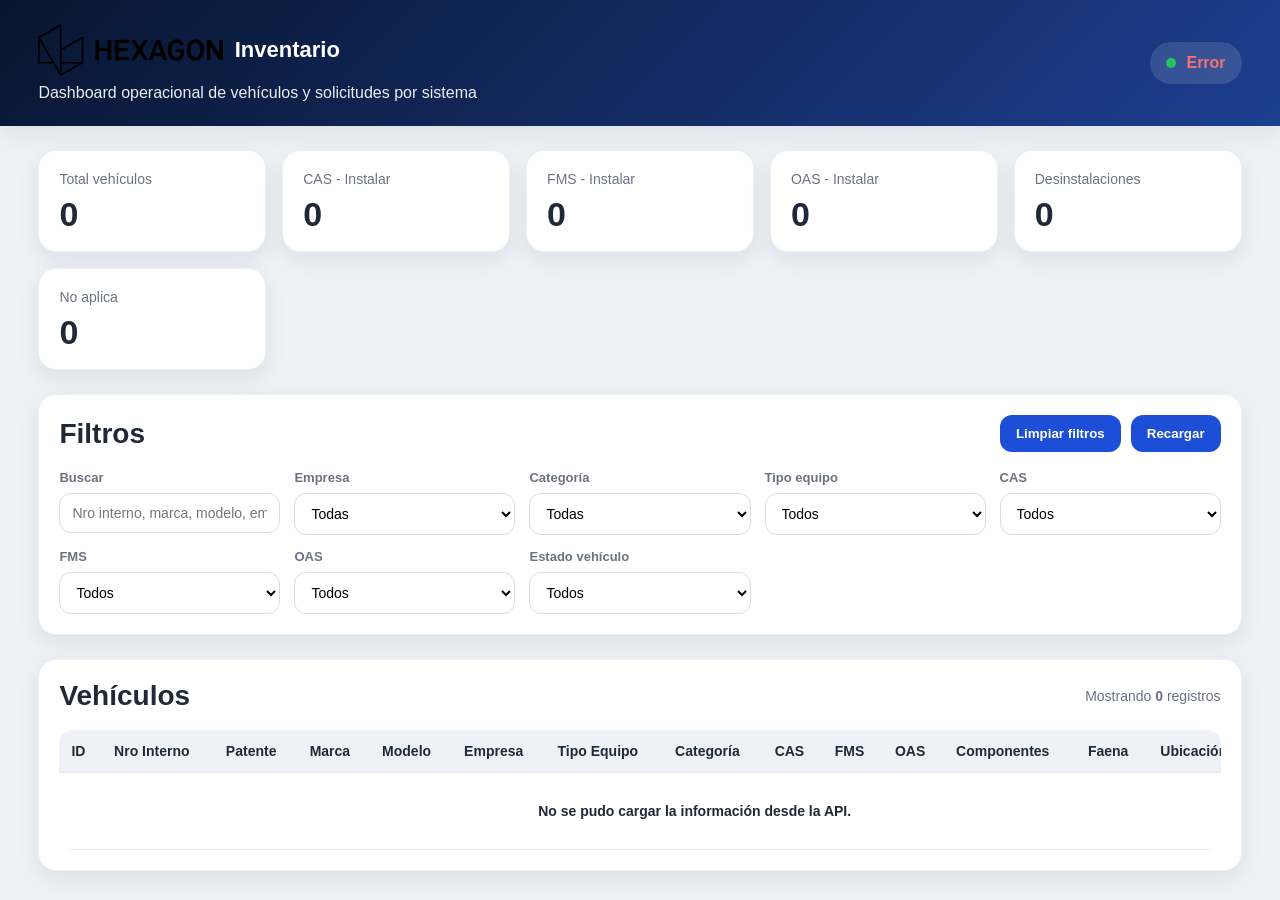
<file: hxgn/index.html>
<!DOCTYPE html>
<html lang="es">
<head>
  <meta charset="UTF-8" />
  <meta name="viewport" content="width=device-width, initial-scale=1.0" />
  <title>HXGN | DSAL </title>
  <link rel="stylesheet" href="style.css" />
</head>
<body>
  <header class="topbar">
    <div class="container">
      <div class="topbar-content">
        <div class="header-brand">
        <div class="header-logo">
          <img src="img/hex_logo_blk.png" alt="Hexagon" />
          <span>Inventario</span>
        </div>
        <p>Dashboard operacional de vehículos y solicitudes por sistema</p>
      </div>
        <div class="topbar-status">
          <span class="status-dot"></span>
          <span id="estadoApi">Conectando...</span>
        </div>
      </div>
    </div>
  </header>

  <main class="container">
    <section class="kpis">
      <div class="kpi-card">
        <span class="kpi-label">Total vehículos</span>
        <strong id="totalVehiculos">0</strong>
      </div>

      <div class="kpi-card">
        <span class="kpi-label">CAS - Instalar</span>
        <strong id="casInstalar">0</strong>
      </div>

      <div class="kpi-card">
        <span class="kpi-label">FMS - Instalar</span>
        <strong id="fmsInstalar">0</strong>
      </div>

      <div class="kpi-card">
        <span class="kpi-label">OAS - Instalar</span>
        <strong id="oasInstalar">0</strong>
      </div>

      <div class="kpi-card">
        <span class="kpi-label">Desinstalaciones</span>
        <strong id="totalDesinstalar">0</strong>
      </div>

      <div class="kpi-card">
        <span class="kpi-label">No aplica</span>
        <strong id="totalNoAplica">0</strong>
      </div>
    </section>

    <section class="panel filters-panel">
      <div class="panel-header">
        <h2>Filtros</h2>
        <div class="panel-actions">
          <button id="btnLimpiar">Limpiar filtros</button>
          <button id="btnRecargar">Recargar</button>
        </div>
      </div>

      <div class="filters-grid">
        <div class="filter-item">
          <label for="buscarTexto">Buscar</label>
          <input type="text" id="buscarTexto" placeholder="Nro interno, marca, modelo, empresa..." />
        </div>

        <div class="filter-item">
          <label for="filtroEmpresa">Empresa</label>
          <select id="filtroEmpresa">
            <option value="">Todas</option>
          </select>
        </div>

        <div class="filter-item">
          <label for="filtroCategoria">Categoría</label>
          <select id="filtroCategoria">
            <option value="">Todas</option>
            <option value="LIVIANO">LIVIANO</option>
            <option value="PESADO">PESADO</option>
          </select>
        </div>

        <div class="filter-item">
          <label for="filtroTipoEquipo">Tipo equipo</label>
          <select id="filtroTipoEquipo">
            <option value="">Todos</option>
          </select>
        </div>

        <div class="filter-item">
          <label for="filtroCas">CAS</label>
          <select id="filtroCas">
            <option value="">Todos</option>
            <option value="INSTALAR">INSTALAR</option>
            <option value="DESINSTALAR">DESINSTALAR</option>
            <option value="NO_APLICA">NO_APLICA</option>
            <option value="INSTALADO">INSTALADO</option>
            <option value="DESINSTALADO">DESINSTALADO</option>
          </select>
        </div>

        <div class="filter-item">
          <label for="filtroFms">FMS</label>
          <select id="filtroFms">
            <option value="">Todos</option>
            <option value="INSTALAR">INSTALAR</option>
            <option value="DESINSTALAR">DESINSTALAR</option>
            <option value="NO_APLICA">NO_APLICA</option>
            <option value="INSTALADO">INSTALADO</option>
            <option value="DESINSTALADO">DESINSTALADO</option>
          </select>
        </div>

        <div class="filter-item">
          <label for="filtroOas">OAS</label>
          <select id="filtroOas">
            <option value="">Todos</option>
            <option value="INSTALAR">INSTALAR</option>
            <option value="DESINSTALAR">DESINSTALAR</option>
            <option value="NO_APLICA">NO_APLICA</option>
            <option value="INSTALADO">INSTALADO</option>
            <option value="DESINSTALADO">DESINSTALADO</option>
          </select>
        </div>

        <div class="filter-item">
          <label for="filtroEstado">Estado vehículo</label>
          <select id="filtroEstado">
            <option value="">Todos</option>
            <option value="ACTIVO">ACTIVO</option>
            <option value="INACTIVO">INACTIVO</option>
            <option value="MANTENCION">MANTENCION</option>
            <option value="BAJA">BAJA</option>
          </select>
        </div>
      </div>
    </section>

    <section class="panel">
      <div class="panel-header">
        <h2>Vehículos</h2>
        <div class="results-summary">
          Mostrando <strong id="totalFiltrados">0</strong> registros
        </div>
      </div>

      <div class="table-wrap">
        <table>
          <thead>
            <tr>
              <th>ID</th>
              <th>Nro Interno</th>
              <th>Patente</th>
              <th>Marca</th>
              <th>Modelo</th>
              <th>Empresa</th>
              <th>Tipo Equipo</th>
              <th>Categoría</th>
              <th>CAS</th>
              <th>FMS</th>
              <th>OAS</th>
              <th>Componentes</th>
              <th>Faena</th>
              <th>Ubicación</th>
              <th>Estado</th>
              <th>Acción</th>
            </tr>
          </thead>
          <tbody id="tablaVehiculos">
            <tr>
              <td colspan="16" class="loading">Cargando datos...</td>
            </tr>
          </tbody>
        </table>
      </div>
    </section>
  </main>
<div id="modalDetalle" class="modal">
  <div class="modal-content">
    <div class="modal-header">
      <h2 id="modalTitulo">Detalle vehículo</h2>
      <button id="btnCerrarModal" class="btn-cerrar">×</button>
    </div>

    <div id="modalBody" class="modal-body"></div>
  </div>
</div>
  <script src="app.js"></script>
</body>
</html>
</file>
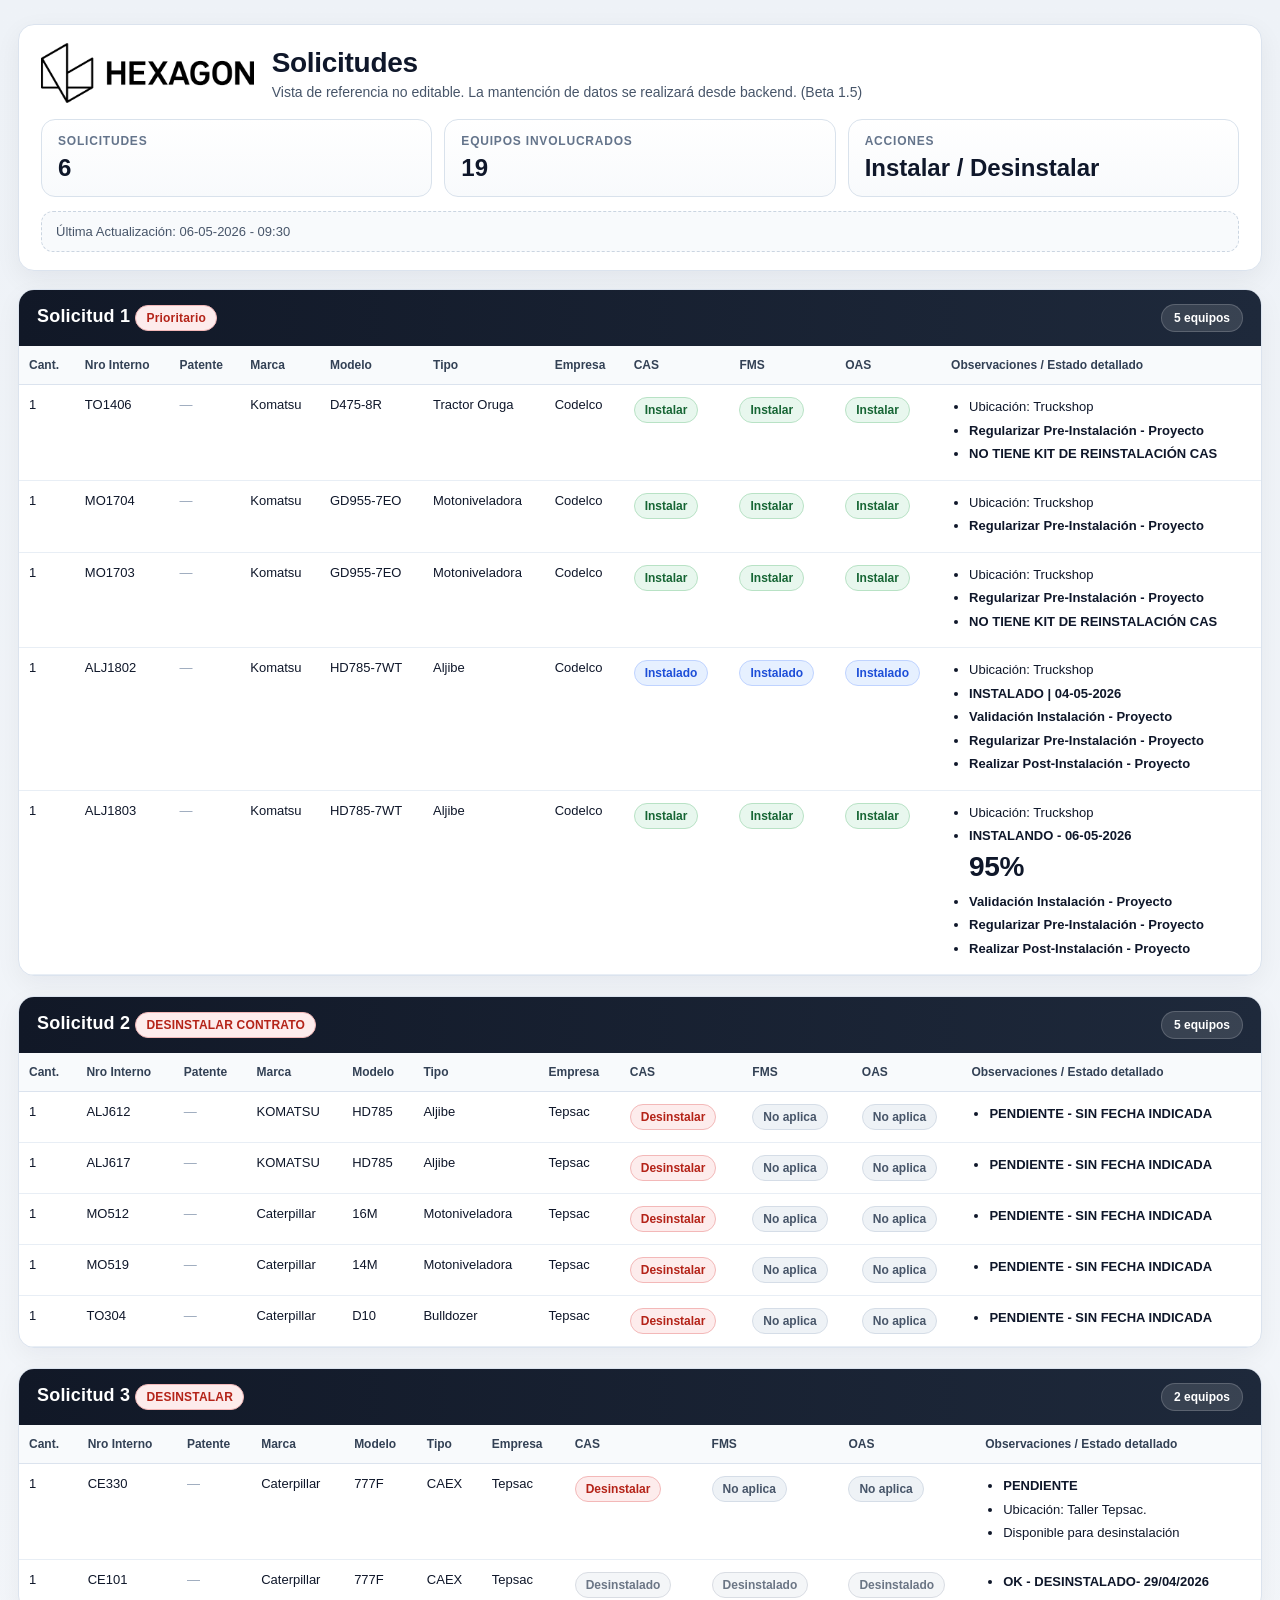
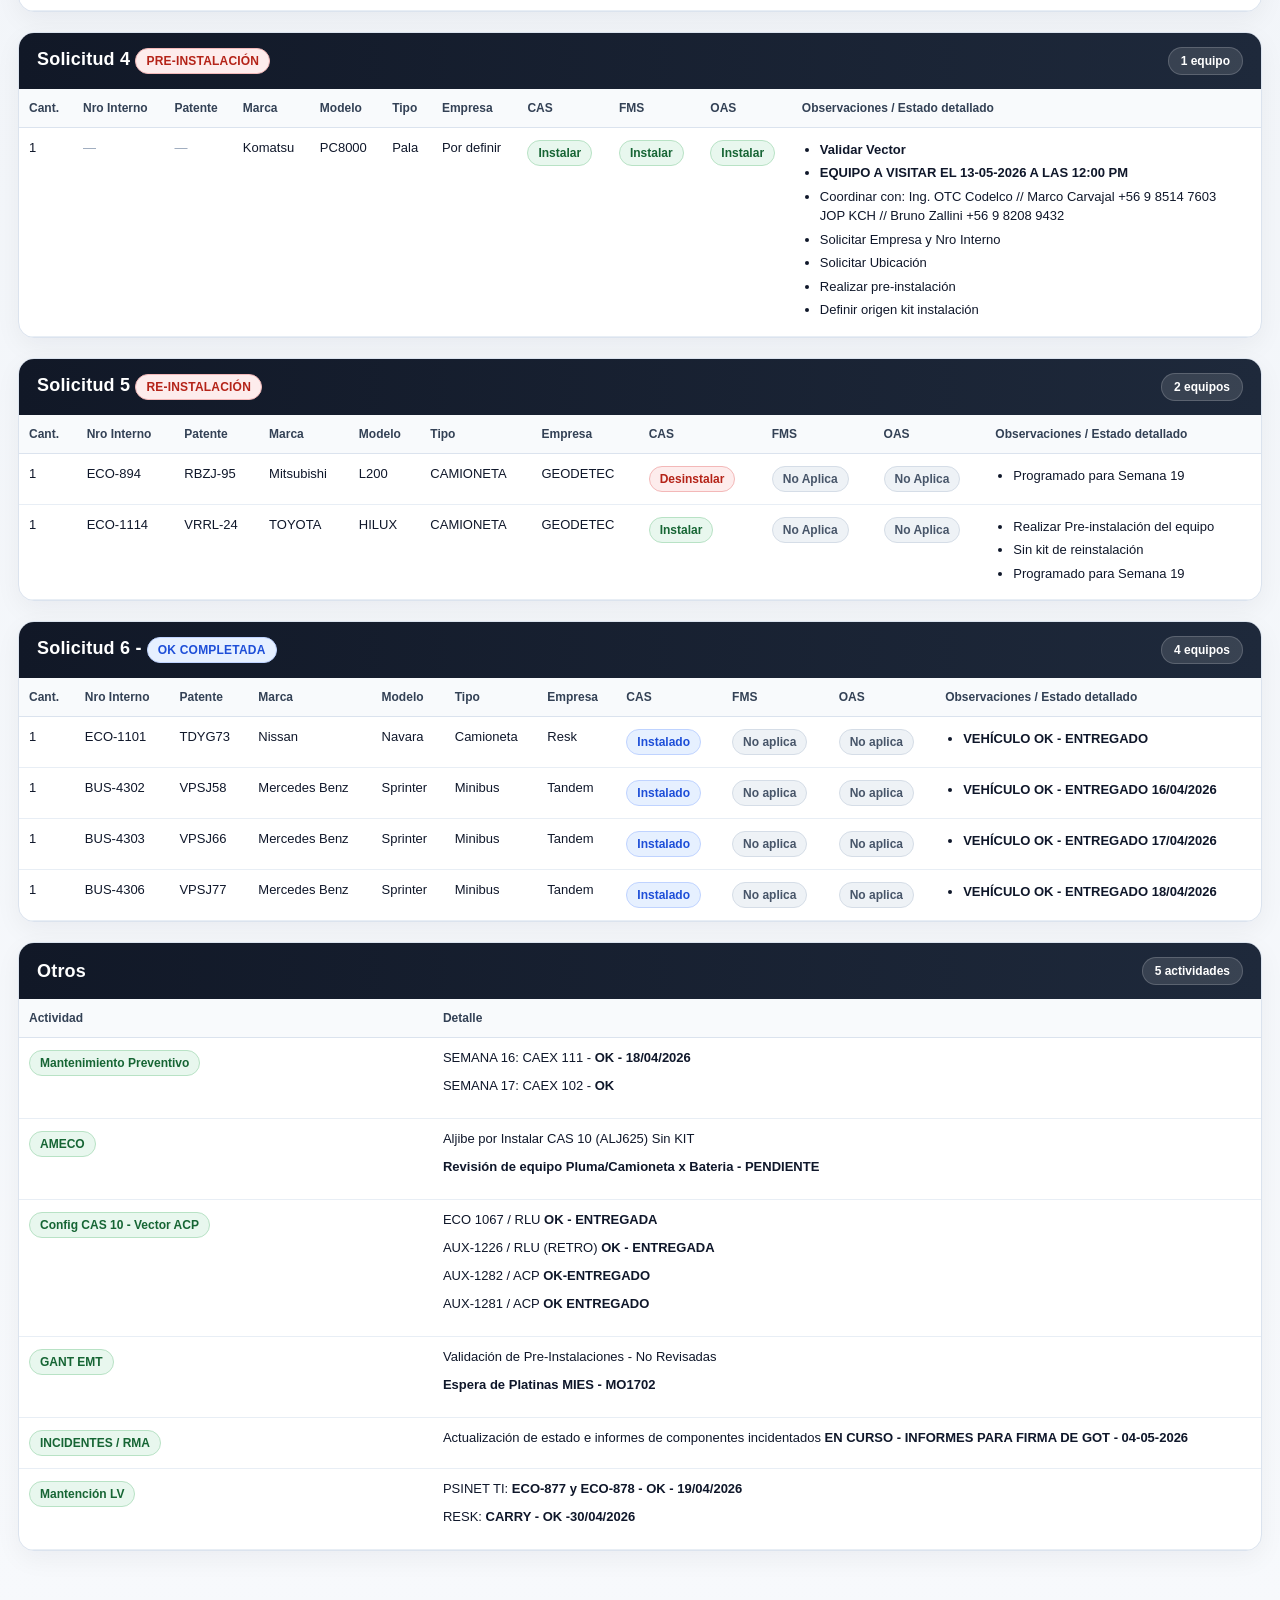
<file: soldsal/index.html>
<!DOCTYPE html>
<!-- 
@author: Miguel Pastén D.
version: b.050
Maqueta solicitudes 
-->

<html lang="es">
<head>
  <meta charset="UTF-8" />
  <meta name="viewport" content="width=device-width, initial-scale=1.0" />
  <title>SOLICITUDES....</title>
  <style>
    * { box-sizing: border-box; }
    body {
      margin: 0;
      font-family: "Segoe UI", Tahoma, sans-serif;
      background: linear-gradient(180deg, #eef2f7 0%, #f7f9fc 100%);
      color: #0f172a;
    }
    .container {
      max-width: 1450px;
      margin: 24px auto;
      padding: 0 18px 32px;
    }
    .topbar {
      background: #ffffff;
      border: 1px solid #dbe3ee;
      border-radius: 16px;
      padding: 18px 22px;
      box-shadow: 0 8px 26px rgba(15, 23, 42, 0.06);
      margin-bottom: 18px;
    }
    .header {
      display: flex;
      align-items: center;
      gap: 18px;
      margin-bottom: 16px;
      flex-wrap: wrap;
    }
    .logo {
      height: 60px;
      width: auto;
      object-fit: contain;
      flex-shrink: 0;
    }
    .title-wrap { flex: 1; }
    h1 {
      margin: 0;
      font-size: 28px;
      font-weight: 700;
      letter-spacing: -.3px;
      color: #0f172a;
    }
    .sub {
      margin: 5px 0 0;
      color: #475569;
      font-size: 14px;
    }
    .summary {
      display: grid;
      grid-template-columns: repeat(auto-fit, minmax(220px, 1fr));
      gap: 12px;
    }
    .card {
      background: linear-gradient(180deg, #ffffff 0%, #f8fafc 100%);
      border: 1px solid #d9e2ec;
      border-radius: 14px;
      padding: 14px 16px;
    }
    .card h3 {
      margin: 0 0 6px;
      font-size: 12px;
      color: #64748b;
      text-transform: uppercase;
      letter-spacing: .8px;
      font-weight: 700;
    }
    .card p {
      margin: 0;
      font-size: 24px;
      font-weight: 700;
      color: #0f172a;
    }
    .solicitud {
      background: #ffffff;
      border-radius: 16px;
      margin-bottom: 20px;
      border: 1px solid #dbe3ee;
      overflow: hidden;
      box-shadow: 0 8px 26px rgba(15, 23, 42, 0.05);
    }
    .solicitud-header {
      background: linear-gradient(90deg, #111827 0%, #1e293b 100%);
      color: white;
      padding: 14px 18px;
      display: flex;
      justify-content: space-between;
      align-items: center;
      gap: 12px;
      flex-wrap: wrap;
    }
    .solicitud-header h2 {
      margin: 0;
      font-size: 18px;
      font-weight: 700;
      letter-spacing: .2px;
    }
    .badge {
      background: rgba(255,255,255,.12);
      border: 1px solid rgba(255,255,255,.18);
      padding: 6px 12px;
      border-radius: 999px;
      font-size: 12px;
      font-weight: 600;
    }
    .table-wrap { overflow-x: auto; }
    table {
      width: 100%;
      border-collapse: collapse;
      min-width: 1200px;
    }
    thead th {
      background: #f8fafc;
      padding: 12px 10px;
      text-align: left;
      font-size: 12px;
      color: #334155;
      border-bottom: 1px solid #dbe3ee;
      white-space: nowrap;
      font-weight: 700;
    }
    tbody td {
      padding: 12px 10px;
      border-bottom: 1px solid #e8eef5;
      font-size: 13px;
      vertical-align: top;
    }
    tbody tr:hover { background: #f8fbff; }
    .muted { color: #94a3b8; }
    .tag {
      padding: 5px 10px;
      border-radius: 999px;
      font-size: 12px;
      font-weight: 700;
      display: inline-block;
      white-space: nowrap;
      border: 1px solid transparent;
    }
    .instalar {
      background: #e8f7ee;
      color: #166534;
      border-color: #b8e2c5;
    }
    .desinstalar {
      background: #fdecec;
      color: #b42318;
      border-color: #f3b8b8;
    }
    
    .desinstalado {
      background: #f2f4f7; /* Gris claro/lavado */
      color: #475467;      /* Texto suave para indicar inactividad */
      border: 1px solid #d0d5dd;
      opacity: 0.8;
    }
    .instalado {
      background: #e6f0ff;
      color: #1d4ed8;
      border-color: #bfd3ff;
    }
    .no-aplica {
      background: #eef2f6;
      color: #475569;
      border-color: #d5dde7;
    }
    .obs-list {
      margin: 0;
      padding-left: 18px;
      line-height: 1.5;
    }
    .obs-list li { margin-bottom: 4px; }
    .backend-note {
      margin-top: 14px;
      padding: 12px 14px;
      border-radius: 12px;
      background: #f8fafc;
      border: 1px dashed #cbd5e1;
      color: #475569;
      font-size: 13px;
    }
    @media (max-width: 780px) {
      .header { align-items: flex-start; }
      .logo { height: 52px; }
      h1 { font-size: 22px; }
    }
  </style>
</head>
<body>
  <div class="container">
    <div class="topbar">
      <div class="header">
        <img src="hex_logo_blk.png" class="logo" alt="Hexagon" />
        <div class="title-wrap">
          <h1>Solicitudes</h1>
          <p class="sub">Vista de referencia no editable. La mantención de datos se realizará desde backend. (Beta 1.5)</p>
        </div>
      </div>

      <section class="summary">
        <div class="card">
          <h3>Solicitudes</h3>
          <p>6</p>
        </div>
        <div class="card">
          <h3>Equipos Involucrados</h3>
          <p>19</p>
        </div>
        <div class="card">
          <h3>Acciones</h3>
          <p>Instalar / Desinstalar</p>
        </div>
      </section>

      <div class="backend-note">
        Última Actualización: 06-05-2026 - 09:30
      </div>
    </div>

    <section class="solicitud">
      <div class="solicitud-header">
        <h2>Solicitud 1 <span class="tag desinstalar">Prioritario</span></h2>
        <span class="badge">5 equipos</span>
      </div>
      <div class="table-wrap">
        <table>
          <thead>
            <tr>
              <th>Cant.</th>
              <th>Nro Interno</th>
              <th>Patente</th>
              <th>Marca</th>
              <th>Modelo</th>
              <th>Tipo</th>
              <th>Empresa</th>
              <th>CAS</th>
              <th>FMS</th>
              <th>OAS</th>
              <th>Observaciones / Estado detallado</th>
            </tr>
          </thead>
          <tbody>
            <tr>
              <td>1</td>
              <td>TO1406</td>
              <td class="muted">—</td>
              <td>Komatsu</td>
              <td>D475-8R</td>
              <td>Tractor Oruga</td>
              <td>Codelco</td>
              <td><span class="tag instalar">Instalar</span></td>
              <td><span class="tag instalar">Instalar</span></td>
              <td><span class="tag instalar">Instalar</span></td>
              <td>
                <ul class="obs-list">
                  <li>Ubicación: Truckshop</li>
                  <li><strong>Regularizar Pre-Instalación - Proyecto</strong></li>
                  <li><strong>NO TIENE KIT DE REINSTALACIÓN CAS</strong></li>
                  
                </ul>
              </td>
            </tr>
            <tr>
              <td>1</td>
              <td>MO1704</td>
              <td class="muted">—</td>
              <td>Komatsu</td>
              <td>GD955-7EO</td>
              <td>Motoniveladora</td>
              <td>Codelco</td>
              <td><span class="tag instalar">Instalar</span></td>
              <td><span class="tag instalar">Instalar</span></td>
              <td><span class="tag instalar">Instalar</span></td>
              <td>
                <ul class="obs-list">
                  <li>Ubicación: Truckshop</li>
                  <li><strong>Regularizar Pre-Instalación - Proyecto</strong></li>
                </ul>
              </td>
            </tr>
            <tr>
              <td>1</td>
              <td>MO1703</td>
              <td class="muted">—</td>
              <td>Komatsu</td>
              <td>GD955-7EO</td>
              <td>Motoniveladora</td>
              <td>Codelco</td>
              <td><span class="tag instalar">Instalar</span></td>
              <td><span class="tag instalar">Instalar</span></td>
              <td><span class="tag instalar">Instalar</span></td>
              <td>
                <ul class="obs-list">
                  <li>Ubicación: Truckshop</li>
                <li><strong>Regularizar Pre-Instalación - Proyecto</strong></li>
                  <li><strong>NO TIENE KIT DE REINSTALACIÓN CAS</strong></li>
                </ul>
              </td>
            </tr>
            <tr>
              <td>1</td>
              <td>ALJ1802</td>
              <td class="muted">—</td>
              <td>Komatsu</td>
              <td>HD785-7WT</td>
              <td>Aljibe</td>
              <td>Codelco</td>
              <td><span class="tag instalado">Instalado</span></td>
              <td><span class="tag instalado">Instalado</span></td>
              <td><span class="tag instalado">Instalado</span></td>
              <td>
                <ul class="obs-list">
                  <li>Ubicación: Truckshop</li>
                  <li><strong>INSTALADO | 04-05-2026</strong></li>
                  <li><strong>Validación Instalación - Proyecto</strong></li>
                  <li><strong>Regularizar Pre-Instalación - Proyecto</strong></li>
                  <li><strong>Realizar Post-Instalación - Proyecto</strong></li>
                </ul>
              </td>
            </tr>
            <tr>
              <td>1</td>
              <td>ALJ1803</td>
              <td class="muted">—</td>
              <td>Komatsu</td>
              <td>HD785-7WT</td>
              <td>Aljibe</td>
              <td>Codelco</td>
              <td><span class="tag instalar">Instalar</span></td>
              <td><span class="tag instalar">Instalar</span></td>
              <td><span class="tag instalar">Instalar</span></td>
              <td>
                <ul class="obs-list">
                  <li>Ubicación: Truckshop</li>
                  <li><strong>INSTALANDO - 06-05-2026 <br> <h1>95%</h1></strong></li>
                  <li><strong>Validación Instalación - Proyecto</strong></li>
                  <li><strong>Regularizar Pre-Instalación - Proyecto</strong></li>
                  <li><strong>Realizar Post-Instalación - Proyecto</strong></li>
                </ul>
              </td>
            </tr>
          </tbody>
        </table>
      </div>
    </section>

    <section class="solicitud">
      <div class="solicitud-header">
        <h2>Solicitud 2 <span class="tag desinstalar">DESINSTALAR CONTRATO</span></h2>
        <span class="badge">5 equipos</span>
      </div>
      <div class="table-wrap">
        <table>
          <thead>
            <tr>
              <th>Cant.</th>
              <th>Nro Interno</th>
              <th>Patente</th>
              <th>Marca</th>
              <th>Modelo</th>
              <th>Tipo</th>
              <th>Empresa</th>
              <th>CAS</th>
              <th>FMS</th>
              <th>OAS</th>
              <th>Observaciones / Estado detallado</th>
            </tr>
          </thead>
          <tbody>
            <tr>
              <td>1</td>
              <td>ALJ612</td>
              <td class="muted">—</td>
              <td>KOMATSU</td>
              <td>HD785</td>
              <td>Aljibe</td>
              <td>Tepsac</td>
              <td><span class="tag desinstalar">Desinstalar</span></td>
              <td><span class="tag no-aplica">No aplica</span></td>
              <td><span class="tag no-aplica">No aplica</span></td>
              <td>
                <ul class="obs-list">
                  <li><strong>PENDIENTE - SIN FECHA INDICADA</strong></li>
                </ul>
              </td>
            </tr>
            <tr>
              <td>1</td>
              <td>ALJ617</td>
              <td class="muted">—</td>
              <td>KOMATSU</td>
              <td>HD785</td>
              <td>Aljibe</td>
              <td>Tepsac</td>
              <td><span class="tag desinstalar">Desinstalar</span></td>
              <td><span class="tag no-aplica">No aplica</span></td>
              <td><span class="tag no-aplica">No aplica</span></td>
              <td>
                <ul class="obs-list">
                  <li><strong>PENDIENTE - SIN FECHA INDICADA</strong></li>
                </ul>
              </td>
            </tr>
            <tr>
              <td>1</td>
              <td>MO512</td>
              <td class="muted">—</td>
              <td>Caterpillar</td>
              <td>16M</td>
              <td>Motoniveladora</td>
              <td>Tepsac</td>
              <td><span class="tag desinstalar">Desinstalar</span></td>
              <td><span class="tag no-aplica">No aplica</span></td>
              <td><span class="tag no-aplica">No aplica</span></td>
              <td>
                <ul class="obs-list">
                  <li><strong>PENDIENTE - SIN FECHA INDICADA</strong></li>
                </ul>
              </td>
            </tr>
            <tr>
              <td>1</td>
              <td>MO519</td>
              <td class="muted">—</td>
              <td>Caterpillar</td>
              <td>14M</td>
              <td>Motoniveladora</td>
              <td>Tepsac</td>
              <td><span class="tag desinstalar">Desinstalar</span></td>
              <td><span class="tag no-aplica">No aplica</span></td>
              <td><span class="tag no-aplica">No aplica</span></td>
              <td>
                <ul class="obs-list">
                  <li><strong>PENDIENTE - SIN FECHA INDICADA</strong></li>
                </ul>
              </td>
            </tr>
            <tr>
              <td>1</td>
              <td>TO304</td>
              <td class="muted">—</td>
              <td>Caterpillar</td>
              <td>D10</td>
              <td>Bulldozer</td>
              <td>Tepsac</td>
              <td><span class="tag desinstalar">Desinstalar</span></td>
              <td><span class="tag no-aplica">No aplica</span></td>
              <td><span class="tag no-aplica">No aplica</span></td>
              <td>
                <ul class="obs-list">
                  <li><strong>PENDIENTE - SIN FECHA INDICADA</strong></li>
                </ul>
              </td>
            </tr>
          </tbody>
        </table>
      </div>
    </section>

    <section class="solicitud">
      <div class="solicitud-header">
        <h2>Solicitud 3  <span class="tag desinstalar">DESINSTALAR</span></h2>
        <span class="badge">2 equipos</span>
      </div>
      <div class="table-wrap">
        <table>
          <thead>
            <tr>
              <th>Cant.</th>
              <th>Nro Interno</th>
              <th>Patente</th>
              <th>Marca</th>
              <th>Modelo</th>
              <th>Tipo</th>
              <th>Empresa</th>
              <th>CAS</th>
              <th>FMS</th>
              <th>OAS</th>
              <th>Observaciones / Estado detallado</th>
            </tr>
          </thead>
          <tbody>
            <tr>
              <td>1</td>
              <td>CE330</td>
              <td class="muted">—</td>
              <td>Caterpillar</td>
              <td>777F</td>
              <td>CAEX</td>
              <td>Tepsac</td>
              <td><span class="tag desinstalar">Desinstalar</span></td>
              <td><span class="tag no-aplica">No aplica</span></td>
              <td><span class="tag no-aplica">No aplica</span></td>
              <td>
                <ul class="obs-list">
                  <li><strong>PENDIENTE</strong></li>
                  <li>Ubicación: Taller Tepsac.</li>
                  <li>Disponible para desinstalación</li>
                </ul>
              </td>
            </tr>
            <tr>
              <td>1</td>
              <td>CE101</td>
              <td class="muted">—</td>
              <td>Caterpillar</td>
              <td>777F</td>
              <td>CAEX</td>
              <td>Tepsac</td>
              <td><span class="tag desinstalado">Desinstalado</span></td>
              <td><span class="tag desinstalado">Desinstalado</span></td>
              <td><span class="tag desinstalado">Desinstalado</span></td>
              <td>
                <ul class="obs-list">
                  <li><strong>OK - DESINSTALADO- 29/04/2026 </strong></li>
                </ul>
              </td>
            </tr>
          </tbody>
        </table>
      </div>
    </section>
    <section class="solicitud">
      <div class="solicitud-header">
        <h2>Solicitud 4 <span class="tag desinstalar">PRE-INSTALACIÓN</span></h2>
        <span class="badge">1 equipo</span>
      </div>
      <div class="table-wrap">
        <table>
          <thead>
            <tr>
              <th>Cant.</th>
              <th>Nro Interno</th>
              <th>Patente</th>
              <th>Marca</th>
              <th>Modelo</th>
              <th>Tipo</th>
              <th>Empresa</th>
              <th>CAS</th>
              <th>FMS</th>
              <th>OAS</th>
              <th>Observaciones / Estado detallado</th>
            </tr>
          </thead>
          <tbody>
            <tr>
              <td>1</td>
              <td class="muted">—</td>
              <td class="muted">—</td>
              <td>Komatsu</td>
              <td>PC8000</td>
              <td>Pala</td>
              <td>Por definir</td>
              <td><span class="tag instalar">Instalar</span></td>
              <td><span class="tag instalar">Instalar</span></td>
              <td><span class="tag instalar">Instalar</span></td>
              <td>
                <ul class="obs-list">
                  <li><strong>Validar Vector</strong></li>
                  <li><strong>EQUIPO A VISITAR EL 13-05-2026 A LAS 12:00 PM</strong></li>
                  <li>Coordinar con: Ing. OTC Codelco // Marco Carvajal +56 9 8514 7603 <br>
                  JOP KCH // Bruno Zallini        +56 9 8208 9432</li>
                  <li>Solicitar Empresa y Nro Interno</li>
                  <li>Solicitar Ubicación</li>
                  <li>Realizar pre-instalación</li>
                  <li>Definir origen kit instalación</li>
                </ul>
              </td>
            </tr>
          </tbody>
        </table>
      </div>
    </section>
    <section class="solicitud">
      <div class="solicitud-header">
        <h2>Solicitud 5 <span class="tag desinstalar">RE-INSTALACIÓN</span></h2>
        <span class="badge">2 equipos</span>
      </div>
      <div class="table-wrap">
        <table>
          <thead>
            <tr>
              <th>Cant.</th>
              <th>Nro Interno</th>
              <th>Patente</th>
              <th>Marca</th>
              <th>Modelo</th>
              <th>Tipo</th>
              <th>Empresa</th>
              <th>CAS</th>
              <th>FMS</th>
              <th>OAS</th>
              <th>Observaciones / Estado detallado</th>
            </tr>
          </thead>
          <tbody>
            <tr>
              <td>1</td>
              <td>ECO-894</td>
              <td>RBZJ-95</td>
              <td>Mitsubishi</td>
              <td>L200</td>
              <td>CAMIONETA</td>
              <td>GEODETEC</td>
              <td><span class="tag desinstalar">Desinstalar</span></td>
              <td><span class="tag no-aplica">No Aplica</span></td>
              <td><span class="tag no-aplica">No Aplica</span></td>
              <td>
                <ul class="obs-list">
                  <li>Programado para Semana 19</li>
                </ul>
              </td>
            </tr>
             <tr>
              <td>1</td>
              <td>ECO-1114</td>
              <td>VRRL-24</td>
              <td>TOYOTA</td>
              <td>HILUX</td>
              <td>CAMIONETA</td>
              <td>GEODETEC</td>
              <td><span class="tag instalar">Instalar</span></td>
              <td><span class="tag no-aplica">No Aplica</span></td>
              <td><span class="tag no-aplica">No Aplica</span></td>
              <td>
                <ul class="obs-list">
                  <li>Realizar Pre-instalación del equipo</li>
                  <li>Sin kit de reinstalación</li>
                  <li>Programado para Semana 19</li>
                </ul>
              </td>
            </tr>
          </tbody>
        </table>
      </div>
    </section>
    

    <section class="solicitud">
      <div class="solicitud-header">
        <h2>Solicitud 6 - <span class="tag instalado">OK COMPLETADA</span></h2>
        <span class="badge">4 equipos</span>
      </div>
      <div class="table-wrap">
        <table>
          <thead>
            <tr>
              <th>Cant.</th>
              <th>Nro Interno</th>
              <th>Patente</th>
              <th>Marca</th>
              <th>Modelo</th>
              <th>Tipo</th>
              <th>Empresa</th>
              <th>CAS</th>
              <th>FMS</th>
              <th>OAS</th>
              <th>Observaciones / Estado detallado</th>
            </tr>
          </thead>
          <tbody>
            <tr>
              <td>1</td>
              <td>ECO-1101</td>
              <td>TDYG73</td>
              <td>Nissan</td>
              <td>Navara</td>
              <td>Camioneta</td>
              <td>Resk</td>
              <td><span class="tag instalado">Instalado</span></td>
              <td><span class="tag no-aplica">No aplica</span></td>
              <td><span class="tag no-aplica">No aplica</span></td>
              <td>
                <ul class="obs-list">
                  <li><strong>VEHÍCULO OK - ENTREGADO</strong></li>
                </ul>
              </td>
            </tr>
            <tr>
              <td>1</td>
              <td>BUS-4302</td>
              <td>VPSJ58</td>
              <td>Mercedes Benz</td>
              <td>Sprinter</td>
              <td>Minibus</td>
              <td>Tandem</td>
              <td><span class="tag instalado">Instalado</span></td>
              <td><span class="tag no-aplica">No aplica</span></td>
              <td><span class="tag no-aplica">No aplica</span></td>
              <td>
                <ul class="obs-list">
                  <li><strong>VEHÍCULO OK - ENTREGADO 16/04/2026</strong></li>
                </ul>
              </td>
            </tr>
            <tr>
              <td>1</td>
              <td>BUS-4303</td>
              <td>VPSJ66</td>
              <td>Mercedes Benz</td>
              <td>Sprinter</td>
              <td>Minibus</td>
              <td>Tandem</td>
              <td><span class="tag instalado">Instalado</span></td>
              <td><span class="tag no-aplica">No aplica</span></td>
              <td><span class="tag no-aplica">No aplica</span></td>
              <td>
                <ul class="obs-list">
                  <li><strong>VEHÍCULO OK - ENTREGADO 17/04/2026</strong></li>
                </ul>
              </td>
            </tr>
            <tr>
              <td>1</td>
              <td>BUS-4306</td>
              <td>VPSJ77</td>
              <td>Mercedes Benz</td>
              <td>Sprinter</td>
              <td>Minibus</td>
              <td>Tandem</td>
              <td><span class="tag instalado">Instalado</span></td>
              <td><span class="tag no-aplica">No aplica</span></td>
              <td><span class="tag no-aplica">No aplica</span></td>
              <td>
                <ul class="obs-list">
                  <li><strong>VEHÍCULO OK - ENTREGADO 18/04/2026</strong></li>
                </ul>
              </td>
            </tr>
          </tbody>
        </table>
      </div>
    </section>

    <section class="solicitud">
      <div class="solicitud-header">
        <h2>Otros</h2>
        <span class="badge">5 actividades</span>
      </div>
      <div class="table-wrap">
        <table style="min-width: 900px;">
          <thead>
            <tr>
              <th style="width: 33.33%;">Actividad</th>
              <th style="width: 66.67%;">Detalle</th>
            </tr>
          </thead>
          <tbody>
            <tr>
              <td><span class="tag instalar">Mantenimiento Preventivo</span></td>
              <td>SEMANA 16: CAEX 111 - <strong> OK - 18/04/2026</strong><p>SEMANA 17: CAEX 102 - <strong> OK </strong></p></td>
            </tr>
            <tr>
              <td><span class="tag instalar">AMECO</span></td>
              <td>Aljibe por Instalar CAS 10 (ALJ625) Sin KIT<strong><p>Revisión de equipo Pluma/Camioneta x Bateria - PENDIENTE</p></strong></td>
            </tr>
            <tr>
              <td><span class="tag instalar">Config CAS 10 - Vector ACP</span></td>
              <td>ECO 1067 / RLU<strong> OK - ENTREGADA </strong><p>AUX-1226 / RLU (RETRO) <strong>OK - ENTREGADA</strong></p><p>AUX-1282 / ACP <strong>OK-ENTREGADO</strong></p><p>AUX-1281 / ACP <strong>OK ENTREGADO</strong></p></td>
            </tr>
            <tr>
              <td><span class="tag instalar">GANT EMT</span></td>
              <td>Validación de Pre-Instalaciones - No Revisadas<p><strong>Espera de Platinas MIES - MO1702</strong></p></td>
            </tr>
            <tr>
              <td><span class="tag instalar">INCIDENTES / RMA</span></td>
              <td>Actualización de estado e informes de componentes incidentados <strong>EN CURSO - INFORMES PARA FIRMA DE GOT - 04-05-2026</strong></td>
            </tr>
            <tr>
              <td><span class="tag instalar">Mantención LV</span></td>
              <td>
                  PSINET TI: <strong>ECO-877 y ECO-878 - OK - 19/04/2026</strong>
                  <p>RESK: <strong>CARRY - OK -30/04/2026</strong></p>
              </td>
              
            </tr> 
          </tbody>
        </table>
      </div>
    </section>

  </div>
</body>
</html>
</file>
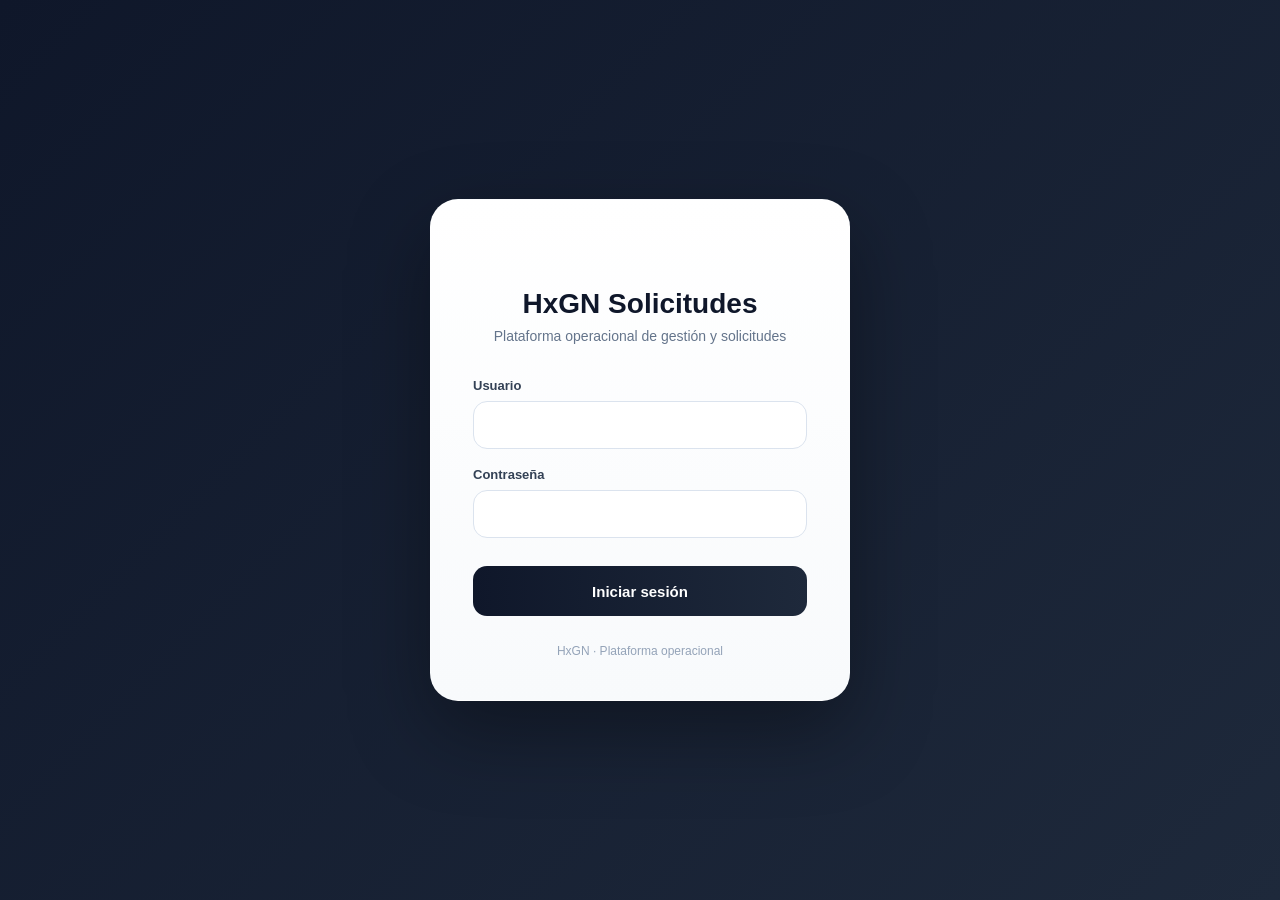
<file: hxgn/solicitudes/index.html>
<!DOCTYPE html>
<html lang="es">
<head>
  <meta charset="UTF-8" />
  <meta name="viewport" content="width=device-width, initial-scale=1.0" />
  <title>HxGN Solicitudes</title>
  <link rel="stylesheet" href="style.css" />
</head>
<body>

  <aside class="sidebar">
    <div class="sidebar-brand">
      <img src="hex_logo_blk.png" alt="Hexagon" />
      <span>Solicitudes</span>
    </div>

    <nav id="sidebarMenu" class="menu">
      <a class="active">Cargando menú...</a>
    </nav>
  </aside>

  <main class="main">

    <header class="topbar">
      <div>
        <h1>Dashboard de Solicitudes</h1>
        <p>Gestión operacional dinámica desde API / MySQL</p>
      </div>

      <div class="api-status">
        <span id="estadoApiDot" class="dot"></span>
        <span id="estadoApi">Conectando API...</span>
      </div>
    </header>

    <section class="summary">
      <div class="card">
        <h3>Solicitudes</h3>
        <p id="totalSolicitudes">0</p>
      </div>

      <div class="card">
        <h3>Equipos involucrados</h3>
        <p id="totalEquipos">0</p>
      </div>

      <div class="card">
        <h3>Avance promedio</h3>
        <p id="avanceGlobal">0%</p>
      </div>
    </section>

    <section class="panel">
      <div class="panel-header">
        <div>
          <h2>Solicitudes activas</h2>
          <p>Listado operacional de solicitudes registradas</p>
        </div>
      </div>

      <div class="filtros-bar">
        <input type="text" id="busquedaInput" placeholder="Buscar solicitud..." />

        <select id="filtroEstado">
          <option value="">Todos los estados</option>
          <option value="PENDIENTE">Pendiente</option>
          <option value="EN_PROCESO">En proceso</option>
          <option value="COMPLETADA">Completada</option>
        </select>

        <select id="filtroPrioridad">
          <option value="">Todas las prioridades</option>
          <option value="CRITICA">Crítica</option>
          <option value="ALTA">Alta</option>
          <option value="MEDIA">Media</option>
          <option value="BAJA">Baja</option>
        </select>
      </div>

      <div id="solicitudesContainer" class="tabla-solicitudes"></div>
    </section>

  </main>

  <div id="modalDetalle" class="modal">
    <div class="modal-content">
      <div class="modal-header">
        <h2 id="modalTitulo">Detalle solicitud</h2>
        <button id="cerrarModal" class="btn-cerrar">Cerrar</button>
      </div>

      <div id="modalBody"></div>
    </div>
  </div>

  <script src="app.js"></script>
</body>
</html>
</file>
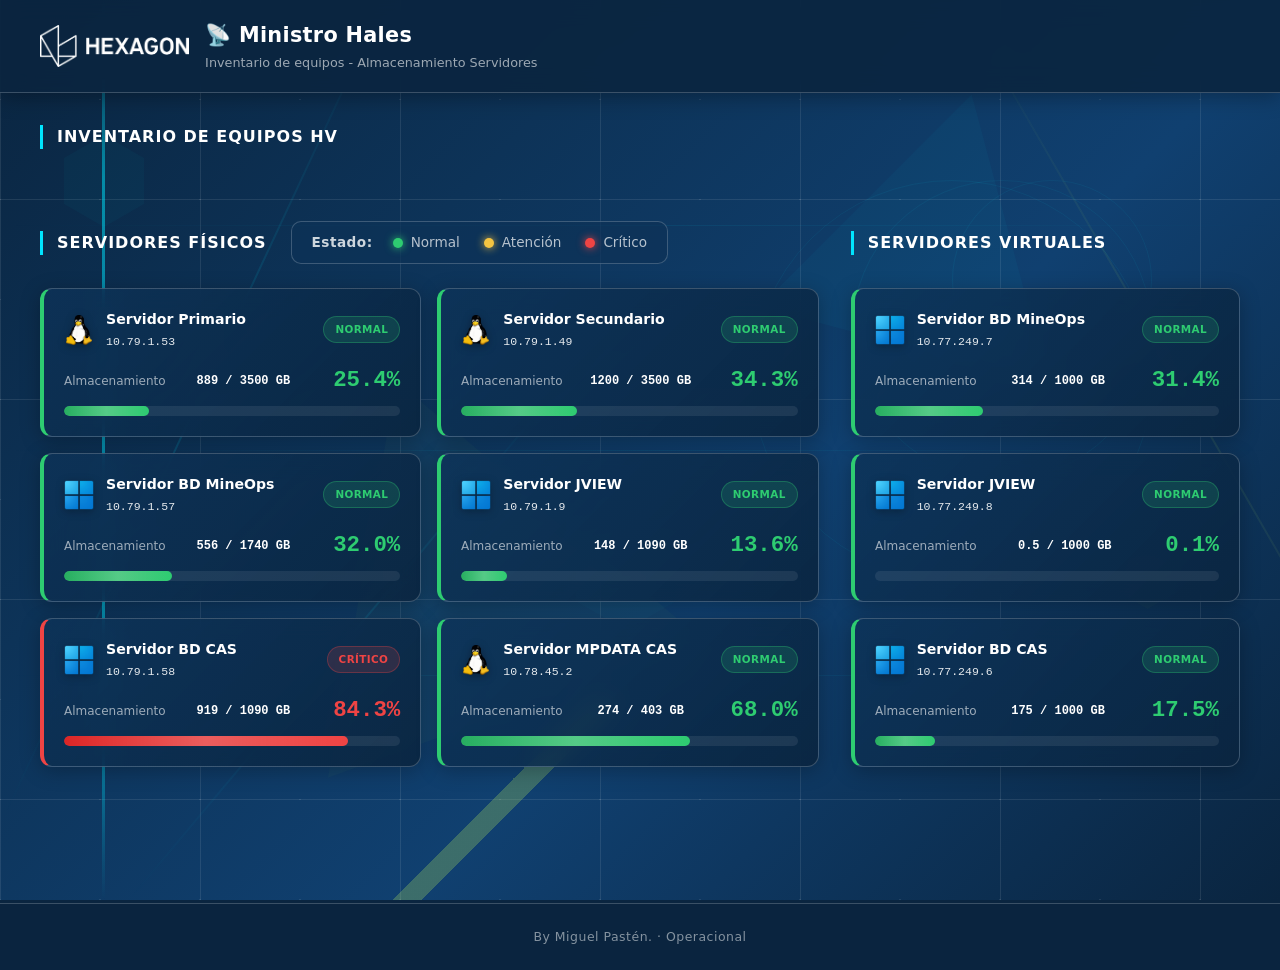
<file: hxgn/dmh/dashboard.html>
<!DOCTYPE html>
<html lang="es">
<head>
  <meta charset="UTF-8" />
  <meta name="viewport" content="width=device-width, initial-scale=1.0" />
  <title>Hexagon - División Ministro Hales</title>
  <link rel="stylesheet" href="styles.css" />
</head>
<body>

  <div class="bg-accents"></div>
  
  <div class="bg-geometry">
    <div class="triangle-1"></div>
    <div class="triangle-2"></div>
    <div class="diagonal-line-1"></div>
    <div class="diagonal-line-2"></div>
    <div class="diagonal-line-3"></div>
    <div class="hexagon hexagon-1"></div>
    <div class="hexagon hexagon-2"></div>
    <div class="hexagon hexagon-3"></div>
    <div class="circle-pattern circle-1"></div>
    <div class="circle-pattern circle-2"></div>
    <div class="circle-pattern circle-3"></div>
    <div class="horizontal-line h-line-1"></div>
    <div class="horizontal-line h-line-2"></div>
    <div class="horizontal-line h-line-3"></div>
  </div>

  <header class="header">
    <img src="img/icons/logo_blk.png" alt="Hexagon" class="header-logo" />
    <div>
      <div class="header-title">📡 Ministro Hales</div>
      <div class="header-subtitle" id="subtitle"></div>
    </div>
  </header>

  <main class="main">
    <div class="section-title">Inventario de Equipos HV</div>
    <div class="inventario-grid" id="inventarioGrid"></div>

    <div class="servers-header-row">
      <div class="servers-header-left">
        <div class="section-title" style="margin-bottom: 0;">Servidores Físicos</div>
        <div class="servers-status-bar">
          <span class="servers-status-label">Estado:</span>
          <div class="servers-status-legend">
            <div class="servers-status-item">
              <div class="servers-status-dot normal"></div>
              <span>Normal</span>
            </div>
            <div class="servers-status-item">
              <div class="servers-status-dot atencion"></div>
              <span>Atención</span>
            </div>
            <div class="servers-status-item">
              <div class="servers-status-dot critico"></div>
              <span>Crítico</span>
            </div>
          </div>
        </div>
      </div>
      <div class="servers-header-right">
        <div class="section-title" style="margin-bottom: 0;">Servidores Virtuales</div>
      </div>
    </div>

    <div class="servers-layout">
      <div class="servers-section">
        <div class="fisicos-grid" id="fisicosGrid"></div>
      </div>

      <div class="servers-section">
        <div class="virtuales-grid" id="virtualesGrid"></div>
      </div>
    </div>
  </main>

  <footer class="footer">
    <span id="footer"></span>
  </footer>

  <script src="script.js"></script>
</body>
</html>
</file>
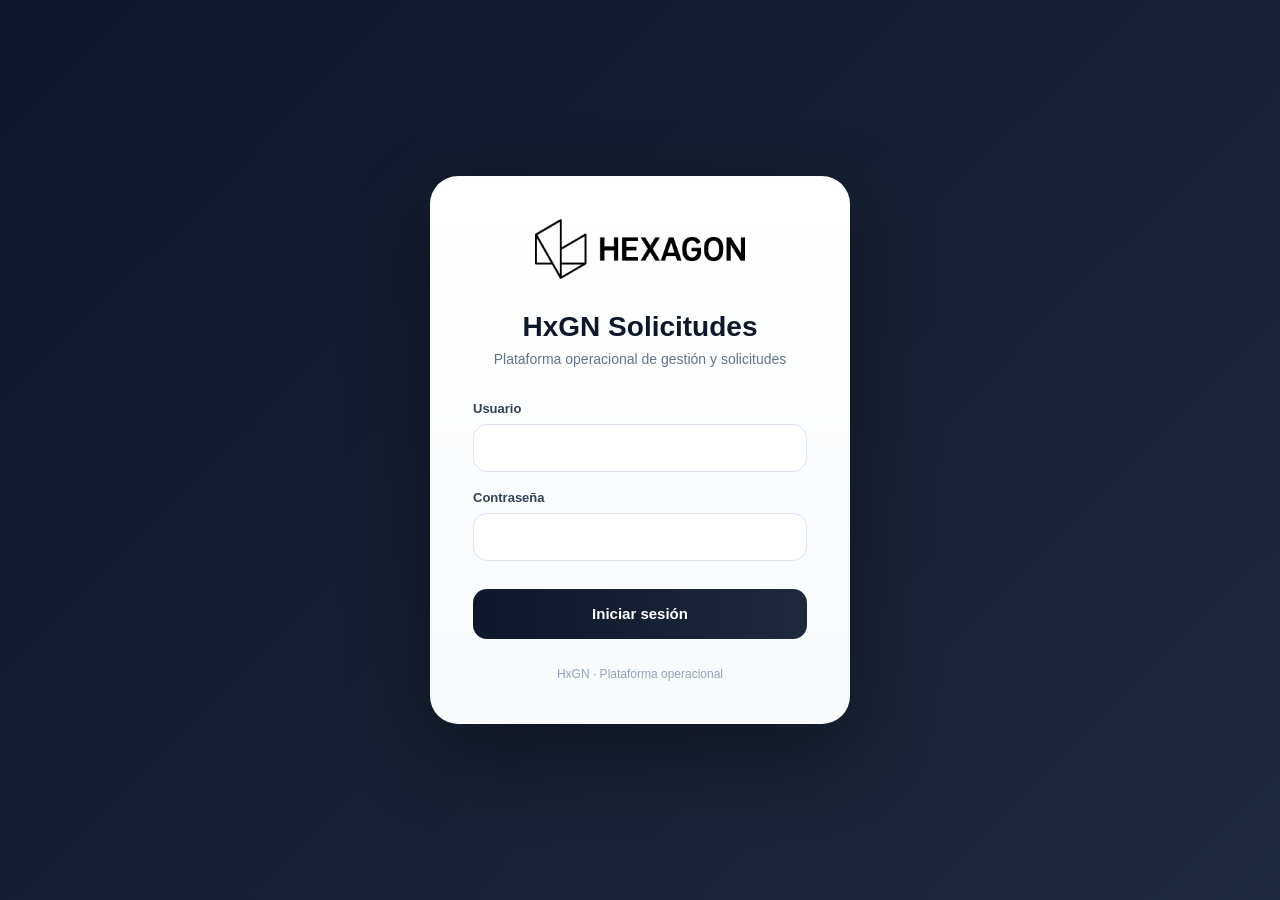
<file: hxgn/solicitudes/login.html>
<!DOCTYPE html>
<html lang="es">
<head>
  <meta charset="UTF-8" />
  <meta name="viewport" content="width=device-width, initial-scale=1.0" />
  <title>HxGN Solicitudes · Login</title>

  <style>

    * {
      box-sizing: border-box;
    }

    body {
      margin: 0;
      min-height: 100vh;

      font-family: "Segoe UI", Tahoma, sans-serif;

      background:
        linear-gradient(
          135deg,
          #0f172a 0%,
          #1e293b 100%
        );

      display: flex;
      align-items: center;
      justify-content: center;

      padding: 24px;
    }

    .login-card {

      width: 100%;
      max-width: 420px;

      background:
        linear-gradient(
          180deg,
          #ffffff 0%,
          #f8fafc 100%
        );

      border-radius: 28px;

      padding: 42px;

      box-shadow:
        0 30px 80px rgba(0,0,0,0.35);

      border:
        1px solid rgba(255,255,255,0.15);
    }

    .logo {
      text-align: center;
      margin-bottom: 28px;
    }

    .logo img {
      width: 210px;
      max-width: 100%;
      object-fit: contain;
    }

    h1 {
      margin: 0 0 8px;
      text-align: center;

      font-size: 28px;
      font-weight: 850;

      color: #0f172a;
    }

    .subtitle {
      text-align: center;
      color: #64748b;
      margin-bottom: 34px;
      font-size: 14px;
    }

    .group {
      margin-bottom: 18px;
    }

    label {
      display: block;
      margin-bottom: 8px;

      font-size: 13px;
      font-weight: 700;

      color: #334155;
    }

    input {

      width: 100%;
      height: 48px;

      border:
        1px solid #dbe3ee;

      border-radius: 14px;

      padding: 0 14px;

      font-size: 14px;

      outline: none;

      background: white;
    }

    input:focus {
      border-color: #0f172a;
    }

    button {

      width: 100%;
      height: 50px;

      border: none;

      border-radius: 14px;

      background:
        linear-gradient(
          90deg,
          #0f172a 0%,
          #1e293b 100%
        );

      color: white;

      font-size: 15px;
      font-weight: 800;

      cursor: pointer;

      margin-top: 10px;
    }

    button:hover {
      opacity: 0.95;
    }

    .error {

      margin-top: 16px;

      background: #fee2e2;
      color: #991b1b;

      border-radius: 12px;

      padding: 12px;

      font-size: 13px;

      display: none;
    }

    .footer {
      margin-top: 28px;

      text-align: center;

      font-size: 12px;

      color: #94a3b8;
    }

  </style>
</head>
<body>

  <div class="login-card">

    <div class="logo">
      <img src="hex_logo_blk.png" alt="Hexagon" />
    </div>

    <h1>HxGN Solicitudes</h1>

    <div class="subtitle">
      Plataforma operacional de gestión y solicitudes
    </div>

    <form id="loginForm">

      <div class="group">
        <label>Usuario</label>

        <input
          type="text"
          id="username"
          autocomplete="username"
          required
        />
      </div>

      <div class="group">
        <label>Contraseña</label>

        <input
          type="password"
          id="password"
          autocomplete="current-password"
          required
        />
      </div>

      <button type="submit">
        Iniciar sesión
      </button>

      <div id="errorBox" class="error"></div>

    </form>

    <div class="footer">
      HxGN · Plataforma operacional
    </div>

  </div>

  <script>

    const API_LOGIN =
      "https://r0x.cl/hxgn_solicitudes/login.php";

    const form =
      document.getElementById("loginForm");

    const errorBox =
      document.getElementById("errorBox");

    form.addEventListener("submit", async (e) => {

      e.preventDefault();

      errorBox.style.display = "none";

      const username =
        document.getElementById("username").value;

      const password =
        document.getElementById("password").value;

      try {

        const response = await fetch(API_LOGIN, {

          method: "POST",

          headers: {
            "Content-Type": "application/json"
          },

          credentials: "include",

          body: JSON.stringify({
            username,
            password
          })

        });

        const result = await response.json();

        if (!result.ok) {
          throw new Error(result.error || "Error login");
        }

        localStorage.setItem(
          "usuario",
          JSON.stringify(result.usuario)
        );

        window.location.href = "index.html";

      } catch (error) {

        errorBox.style.display = "block";

        errorBox.textContent =
          error.message;
      }

    });

  </script>

</body>
</html>
</file>
<file: hxgn/style.css>
* {
  box-sizing: border-box;
}

:root {
  --bg: #eef2f7;
  --card: #ffffff;
  --line: #e5e7eb;
  --text: #1f2937;
  --muted: #6b7280;
  --primary: #1d4ed8;
  --primary-dark: #0f172a;
  --shadow: 0 8px 24px rgba(15, 23, 42, 0.08);
  --radius: 18px;
}

body {
  margin: 0;
  font-family: Arial, sans-serif;
  background: var(--bg);
  color: var(--text);
}

.container {
  width: min(1400px, 94%);
  margin: 0 auto;
}

.topbar {
  background: linear-gradient(135deg, #08152f, #1d3f91);
  color: white;
  padding: 24px 0;
  box-shadow: var(--shadow);
}

.topbar-content {
  display: flex;
  justify-content: space-between;
  align-items: center;
  gap: 20px;
}

.header-brand {
  display: flex;
  flex-direction: column;
  gap: 8px;
}

.header-logo {
  display: flex;
  align-items: center;
  gap: 12px;
}

.header-logo img {
  height: 52px;
  max-width: 280px;
  width: auto;
  object-fit: contain;
  display: block;
}

.header-logo span {
  font-size: 22px;
  font-weight: 700;
  color: white;
}

.topbar p {
  margin: 0;
  opacity: 0.92;
  font-size: 16px;
}

.topbar-status {
  display: flex;
  align-items: center;
  gap: 10px;
  background: rgba(255,255,255,0.12);
  padding: 12px 16px;
  border-radius: 999px;
  font-weight: bold;
}

.status-dot {
  width: 10px;
  height: 10px;
  border-radius: 50%;
  background: #22c55e;
}

/* resto igual */

.kpis {
  display: grid;
  grid-template-columns: repeat(auto-fit, minmax(210px, 1fr));
  gap: 16px;
  margin: 24px 0;
}

.kpi-card,
.panel {
  background: var(--card);
  border-radius: var(--radius);
  box-shadow: var(--shadow);
  border: 1px solid #edf0f5;
}

.kpi-card {
  padding: 20px;
}

.kpi-label {
  display: block;
  color: var(--muted);
  font-size: 14px;
  margin-bottom: 10px;
}

.kpi-card strong {
  font-size: 34px;
  line-height: 1;
}

.panel {
  padding: 20px;
  margin-bottom: 24px;
}

.panel-header {
  display: flex;
  justify-content: space-between;
  align-items: center;
  gap: 12px;
  margin-bottom: 18px;
  flex-wrap: wrap;
}

.panel-header h2 {
  margin: 0;
  font-size: 28px;
}

.panel-actions {
  display: flex;
  gap: 10px;
  flex-wrap: wrap;
}

button {
  background: var(--primary);
  color: white;
  border: none;
  border-radius: 12px;
  padding: 11px 16px;
  cursor: pointer;
  font-weight: bold;
  transition: 0.2s ease;
}

button:hover {
  filter: brightness(0.95);
  transform: translateY(-1px);
}

.filters-grid {
  display: grid;
  grid-template-columns: repeat(auto-fit, minmax(190px, 1fr));
  gap: 14px;
}

.filter-item label {
  display: block;
  margin-bottom: 8px;
  font-size: 13px;
  color: var(--muted);
  font-weight: bold;
}

.filter-item input,
.filter-item select {
  width: 100%;
  padding: 11px 12px;
  border: 1px solid #d7dde7;
  border-radius: 12px;
  background: #fff;
  font-size: 14px;
}

.results-summary {
  color: var(--muted);
  font-size: 14px;
}

.table-wrap {
  overflow-x: auto;
  border-radius: 14px;
}

table {
  width: 100%;
  border-collapse: collapse;
  min-width: 1350px;
}

thead {
  background: #eef2f7;
}

th, td {
  padding: 13px 12px;
  border-bottom: 1px solid var(--line);
  text-align: left;
  font-size: 14px;
  vertical-align: middle;
}

tbody tr:hover {
  background: #f8fafc;
}

.loading,
.empty,
.error {
  text-align: center;
  padding: 30px;
  font-weight: bold;
}

.estado-ok {
  color: #22c55e;
}

.estado-error {
  color: #f87171;
}

.badge {
  display: inline-block;
  padding: 6px 10px;
  border-radius: 999px;
  font-size: 12px;
  font-weight: 700;
  white-space: nowrap;
  background: #e5e7eb;
  color: #374151;
}

.badge-instalar,
.badge-instalado {
  background: #dcfce7;
  color: #166534;
}

.badge-desinstalar,
.badge-desinstalado {
  background: #fee2e2;
  color: #991b1b;
}

.badge-noaplica {
  background: #f3f4f6;
  color: #4b5563;
}

/* Modal */

.modal {
  display: none;
  position: fixed;
  inset: 0;
  background: rgba(15, 23, 42, 0.62);
  z-index: 9999;
  padding: 24px;
}

.modal-content {
  width: min(900px, 96%);
  max-height: 90vh;
  overflow-y: auto;
  margin: auto;
  background: #ffffff;
  border-radius: 22px;
  box-shadow: 0 24px 60px rgba(15, 23, 42, 0.28);
  padding: 24px;
}

.modal-header {
  display: flex;
  justify-content: space-between;
  align-items: center;
  gap: 12px;
  border-bottom: 1px solid var(--line);
  padding-bottom: 14px;
  margin-bottom: 18px;
}

.modal-header h2 {
  margin: 0;
}

.btn-cerrar {
  background: #e5e7eb;
  color: #111827;
  width: 38px;
  height: 38px;
  border-radius: 50%;
  padding: 0;
  font-size: 24px;
  line-height: 1;
}

.modal-body p {
  margin: 10px 0;
}

.modal-resumen {
  display: grid;
  grid-template-columns: repeat(auto-fit, minmax(160px, 1fr));
  gap: 12px;
  margin-bottom: 16px;
}

.modal-resumen div {
  background: #f8fafc;
  border: 1px solid var(--line);
  border-radius: 14px;
  padding: 12px;
}

.modal-resumen span {
  display: block;
  font-size: 12px;
  color: var(--muted);
  margin-bottom: 6px;
}

.modal-resumen strong {
  font-size: 15px;
}

.modal-alerta {
  background: #fff7ed;
  border: 1px solid #fed7aa;
  color: #9a3412;
  border-radius: 14px;
  padding: 12px 14px;
  font-weight: bold;
  margin-bottom: 16px;
}

.componentes-layout {
  display: grid;
  grid-template-columns: repeat(auto-fit, minmax(230px, 1fr));
  gap: 14px;
}

.sistema-card {
  background: #ffffff;
  border: 1px solid var(--line);
  border-radius: 16px;
  padding: 14px;
}

.sistema-card-header {
  display: flex;
  justify-content: space-between;
  align-items: center;
  background: #eef2f7;
  border-radius: 12px;
  padding: 10px 12px;
  margin-bottom: 12px;
}

.sistema-card-header h3 {
  margin: 0;
  font-size: 16px;
}

.sistema-card-header span {
  background: #0f172a;
  color: #ffffff;
  border-radius: 999px;
  padding: 4px 9px;
  font-size: 12px;
  font-weight: bold;
}

.componente-item {
  display: flex;
  justify-content: space-between;
  gap: 10px;
  padding: 10px 0;
  border-bottom: 1px solid #edf0f5;
}

.componente-item:last-child {
  border-bottom: none;
}

.componente-item strong {
  display: block;
  font-size: 13px;
}

.componente-item span {
  display: block;
  color: var(--muted);
  font-size: 12px;
  margin-top: 4px;
}

.componente-item small {
  align-self: flex-start;
  background: #dcfce7;
  color: #166534;
  border-radius: 999px;
  padding: 4px 8px;
  font-weight: bold;
  white-space: nowrap;
}

.sin-componentes {
  color: var(--muted);
  font-size: 13px;
  margin: 0;
  padding: 8px 0;
}

@media (max-width: 900px) {
  .topbar-content {
    flex-direction: column;
    align-items: flex-start;
  }

  .header-logo img {
    height: 42px;
    max-width: 220px;
  }

  .header-logo span {
    font-size: 18px;
  }

  .panel-header h2 {
    font-size: 22px;
  }

  .kpi-card strong {
    font-size: 28px;
  }
}
</file>
<file: hxgn/solicitudes/style.css>
* {
  box-sizing: border-box;
}

body {
  margin: 0;
  font-family: "Segoe UI", Tahoma, sans-serif;
  background: #eef2f7;
  color: #0f172a;
  display: flex;
}

.sidebar {
  width: 245px;
  min-height: 100vh;
  background: #0f172a;
  color: white;
  padding: 22px 18px;
  position: fixed;
  left: 0;
  top: 0;
}

.sidebar-brand {
  display: flex;
  align-items: center;
  gap: 12px;
  margin-bottom: 32px;
  font-weight: 800;
  font-size: 18px;
}

.sidebar-brand img {
  width: 128px;
  max-height: 42px;
  object-fit: contain;
  filter: brightness(0) invert(1);
}

.menu {
  display: grid;
  gap: 8px;
}

.menu a {
  padding: 11px 12px;
  border-radius: 12px;
  color: #cbd5e1;
  font-size: 14px;
  text-decoration: none;
  cursor: pointer;
}

.menu a.active,
.menu a:hover {
  background: #1e293b;
  color: white;
}

.main {
  margin-left: 245px;
  width: calc(100% - 245px);
  padding: 26px 32px 50px;
}

.topbar {
  display: flex;
  justify-content: space-between;
  align-items: center;
  margin-bottom: 26px;
  gap: 18px;
}

.topbar h1 {
  margin: 0;
  font-size: 30px;
  font-weight: 850;
  color: #0f172a;
}

.topbar p {
  margin: 5px 0 0;
  color: #64748b;
}

.api-status {
  display: flex;
  align-items: center;
  gap: 8px;
  background: white;
  color: #0f172a;
  border: 1px solid #dbe3ee;
  border-radius: 999px;
  padding: 9px 13px;
  font-weight: 700;
  box-shadow: 0 8px 22px rgba(15, 23, 42, 0.05);
}

.dot {
  width: 10px;
  height: 10px;
  border-radius: 50%;
  background: #f59e0b;
  display: inline-block;
}

.dot.ok {
  background: #22c55e;
}

.dot.error {
  background: #ef4444;
}

.summary {
  display: grid;
  grid-template-columns: repeat(3, minmax(220px, 1fr));
  gap: 18px;
  margin-bottom: 26px;
}

.card {
  background: white;
  border: 1px solid #dbe3ee;
  border-radius: 18px;
  padding: 21px;
  box-shadow: 0 12px 28px rgba(15, 23, 42, 0.06);
}

.card h3 {
  margin: 0 0 8px;
  color: #64748b;
  font-size: 12px;
  text-transform: uppercase;
  letter-spacing: 0.7px;
}

.card p {
  margin: 0;
  font-size: 34px;
  font-weight: 850;
  color: #0f172a;
}

.panel {
  background: white;
  border: 1px solid #dbe3ee;
  border-radius: 20px;
  padding: 22px;
  box-shadow: 0 14px 32px rgba(15, 23, 42, 0.06);
  overflow-x: auto;
}

.panel-header {
  margin-bottom: 16px;
}

.panel-header h2 {
  margin: 0;
  font-size: 22px;
  color: #0f172a;
}

.panel-header p {
  margin: 4px 0 0;
  color: #64748b;
}

.filtros-bar {
  display: flex;
  gap: 12px;
  margin-bottom: 20px;
  flex-wrap: wrap;
}

.filtros-bar input,
.filtros-bar select {
  height: 42px;
  border: 1px solid #dbe3ee;
  background: #f8fafc;
  border-radius: 12px;
  padding: 0 14px;
  font-size: 14px;
  outline: none;
}

.filtros-bar input {
  min-width: 300px;
}

.tabla-solicitudes {
  display: grid;
  gap: 10px;
}

.tabla-header,
.tabla-row {
  display: grid;
  grid-template-columns: 2.4fr 1fr 1fr 0.7fr 1.2fr 0.9fr;
  gap: 12px;
  align-items: center;
}

.tabla-header {
  padding: 11px 14px;
  font-size: 12px;
  color: #64748b;
  font-weight: 800;
  text-transform: uppercase;
  border-bottom: 1px solid #e2e8f0;
}

.tabla-row {
  padding: 14px;
  border: 1px solid #e2e8f0;
  border-radius: 15px;
  background: #f8fafc;
}

.solicitud-info h3 {
  margin: 0;
  font-size: 16px;
  font-weight: 850;
  color: #0f172a;
}

.codigo-solicitud {
  display: inline-block;
  margin-top: 5px;
  font-size: 12px;
  font-weight: 800;
  color: #64748b;
}

.badge {
  display: inline-block;
  padding: 6px 10px;
  border-radius: 999px;
  font-size: 11px;
  font-weight: 850;
  background: #eef2f6;
  color: #334155;
}

.prioridad-CRITICA {
  background: #fee2e2;
  color: #991b1b;
}

.prioridad-ALTA {
  background: #ffedd5;
  color: #9a3412;
}

.prioridad-MEDIA {
  background: #eef2f6;
  color: #475569;
}

.prioridad-BAJA,
.estado-COMPLETADA {
  background: #dcfce7;
  color: #166534;
}

.estado-EN_PROCESO {
  background: #dbeafe;
  color: #1d4ed8;
}

.estado-PENDIENTE {
  background: #fef9c3;
  color: #854d0e;
}

.mini-progress {
  height: 8px;
  background: #e5e7eb;
  border-radius: 999px;
  overflow: hidden;
  margin-bottom: 4px;
}

.mini-progress div {
  height: 100%;
  background: #0f172a;
}

.btn-detalle {
  border: none;
  background: #0f172a;
  color: white;
  padding: 9px 13px;
  border-radius: 10px;
  font-weight: 800;
  cursor: pointer;
}

.modal {
  position: fixed;
  inset: 0;
  background: rgba(15, 23, 42, 0.65);
  display: none;
  align-items: center;
  justify-content: center;
  padding: 24px;
  z-index: 999;
}

.modal.show {
  display: flex;
}

.modal-content {
  background: linear-gradient(180deg, #ffffff 0%, #f8fafc 100%);
  width: min(1120px, 96vw);
  max-height: 88vh;
  overflow-y: auto;
  border-radius: 26px;
  padding: 34px;
  box-shadow: 0 30px 80px rgba(15, 23, 42, 0.35);
}

.modal-header {
  background: linear-gradient(90deg, #0f172a 0%, #1e293b 100%);
  margin: -34px -34px 26px -34px;
  padding: 24px 30px;
  border-radius: 26px 26px 0 0;
  display: flex;
  justify-content: space-between;
  align-items: center;
}

.modal-header h2 {
  color: white;
  font-size: 28px;
  margin: 0;
}

.btn-cerrar {
  background: rgba(255,255,255,0.12);
  color: white;
  border: 1px solid rgba(255,255,255,0.1);
  padding: 9px 13px;
  border-radius: 11px;
  font-weight: 800;
  cursor: pointer;
}

.detalle-item {
  background: white;
  border: 1px solid #dbe3ee;
  border-radius: 22px;
  padding: 24px;
  margin-bottom: 22px;
  box-shadow: 0 12px 28px rgba(15, 23, 42, 0.06);
}

.detalle-item h3 {
  font-size: 24px;
  margin: 0 0 22px;
  color: #0f172a;
}

.detalle-grid {
  display: grid;
  grid-template-columns: repeat(auto-fit, minmax(180px, 1fr));
  gap: 14px;
  margin-bottom: 26px;
}

.detalle-box {
  background: #f8fafc;
  border: 1px solid #e2e8f0;
  border-radius: 18px;
  padding: 16px;
  font-size: 14px;
  font-weight: 600;
}

.detalle-box strong {
  display: block;
  margin-bottom: 10px;
  font-size: 10px;
  letter-spacing: 1px;
  text-transform: uppercase;
  color: #64748b;
}

.meta {
  display: flex;
  flex-wrap: wrap;
  gap: 10px;
}

.lista-obs {
  list-style: none;
  padding: 0;
  margin: 0;
}

.lista-obs li {
  background: white;
  border: 1px solid #e2e8f0;
  border-radius: 14px;
  padding: 12px 14px;
  margin-bottom: 10px;
}

.empty {
  padding: 22px;
  color: #64748b;
}

@media (max-width: 960px) {
  body {
    display: block;
  }

  .sidebar {
    position: relative;
    width: 100%;
    min-height: auto;
  }

  .main {
    margin-left: 0;
    width: 100%;
    padding: 20px;
  }

  .summary {
    grid-template-columns: 1fr;
  }

  .tabla-header {
    display: none;
  }

  .tabla-row {
    grid-template-columns: 1fr;
  }

  .filtros-bar {
    flex-direction: column;
  }

  .filtros-bar input,
  .filtros-bar select {
    width: 100%;
    min-width: auto;
  }
}
</file>
<file: hxgn/dmh/styles.css>
* { margin: 0; padding: 0; box-sizing: border-box; }

:root {
  --hex-dark: #0A2540;
  --hex-mid: #0D3358;
  --hex-light: #104070;
  --hex-cyan: #00E5FF;
  --hex-lime: #A4D65E;
  --hex-white: #FFFFFF;
  --hex-line: rgba(255, 255, 255, 0.12);
  --hex-line-strong: rgba(255, 255, 255, 0.2);
  
  --green: #2ECC71;
  --amber: #F5C542;
  --red: #EF4444;
  
  --font-main: 'Segoe UI', system-ui, -apple-system, sans-serif;
  --font-mono: 'Consolas', 'Monaco', monospace;
  --radius: 12px;
  --shadow: 0 12px 40px rgba(0, 0, 0, 0.4);
  --shadow-hover: 0 16px 48px rgba(0, 229, 255, 0.15);
}

body {
  font-family: var(--font-main);
  background: var(--hex-dark);
  color: var(--hex-white);
  min-height: 100vh;
  line-height: 1.5;
  position: relative;
  overflow-x: hidden;
}

body::before {
  content: '';
  position: fixed;
  top: 0;
  left: 0;
  right: 0;
  bottom: 0;
  background: linear-gradient(135deg, #0A2540 0%, #0D3358 30%, #104070 60%, #0A2540 100%);
  z-index: -4;
}

body::after {
  content: '';
  position: fixed;
  top: 0;
  left: 0;
  right: 0;
  bottom: 0;
  background-image: 
    linear-gradient(45deg, var(--hex-line) 1px, transparent 1px),
    linear-gradient(-45deg, var(--hex-line) 1px, transparent 1px),
    linear-gradient(90deg, var(--hex-line) 1px, transparent 1px),
    linear-gradient(0deg, var(--hex-line) 1px, transparent 1px);
  background-size: 100px 100px, 100px 100px, 200px 200px, 200px 200px;
  z-index: -3;
  opacity: 0.8;
}

.bg-accents {
  position: fixed;
  top: 0;
  left: 0;
  right: 0;
  bottom: 0;
  z-index: -2;
  pointer-events: none;
  overflow: hidden;
}

.bg-accents::before {
  content: '';
  position: absolute;
  top: 0;
  left: 8%;
  width: 3px;
  height: 100%;
  background: linear-gradient(180deg, transparent 0%, var(--hex-cyan) 20%, var(--hex-cyan) 80%, transparent 100%);
  opacity: 0.5;
}

.bg-accents::after {
  content: '';
  position: absolute;
  bottom: 0;
  left: 0;
  width: 100%;
  height: 200px;
  background: linear-gradient(135deg, transparent 0%, transparent 40%, var(--hex-lime) 40%, var(--hex-lime) 42%, transparent 42%);
  opacity: 0.3;
}

.bg-geometry {
  position: fixed;
  top: 0;
  left: 0;
  right: 0;
  bottom: 0;
  z-index: -1;
  pointer-events: none;
  overflow: hidden;
}

.bg-geometry .triangle-1 {
  position: absolute;
  top: 10%;
  right: 15%;
  width: 0;
  height: 0;
  border-left: 150px solid transparent;
  border-right: 150px solid transparent;
  border-bottom: 260px solid rgba(0, 229, 255, 0.04);
  transform: rotate(15deg);
}

.bg-geometry .triangle-2 {
  position: absolute;
  bottom: 20%;
  left: 20%;
  width: 0;
  height: 0;
  border-left: 200px solid transparent;
  border-right: 200px solid transparent;
  border-bottom: 350px solid rgba(164, 214, 94, 0.03);
  transform: rotate(-20deg);
}

.bg-geometry .diagonal-line-1 {
  position: absolute;
  top: 0;
  left: 30%;
  width: 2px;
  height: 100%;
  background: linear-gradient(180deg, transparent, rgba(0, 229, 255, 0.15), transparent);
  transform: rotate(25deg);
  transform-origin: top center;
}

.bg-geometry .diagonal-line-2 {
  position: absolute;
  top: 0;
  right: 25%;
  width: 2px;
  height: 100%;
  background: linear-gradient(180deg, transparent, rgba(164, 214, 94, 0.12), transparent);
  transform: rotate(-30deg);
  transform-origin: top center;
}

.bg-geometry .diagonal-line-3 {
  position: absolute;
  bottom: 0;
  left: 10%;
  width: 2px;
  height: 80%;
  background: linear-gradient(0deg, transparent, rgba(0, 229, 255, 0.1), transparent);
  transform: rotate(40deg);
  transform-origin: bottom center;
}

.bg-geometry .hexagon {
  position: absolute;
  width: 80px;
  height: 92px;
  background: rgba(0, 229, 255, 0.03);
  clip-path: polygon(50% 0%, 100% 25%, 100% 75%, 50% 100%, 0% 75%, 0% 25%);
}

.bg-geometry .hexagon-1 { top: 15%; left: 5%; }

.bg-geometry .hexagon-2 {
  top: 60%;
  right: 8%;
  width: 60px;
  height: 69px;
  background: rgba(164, 214, 94, 0.025);
}

.bg-geometry .hexagon-3 {
  bottom: 30%;
  left: 45%;
  width: 100px;
  height: 115px;
  background: rgba(0, 229, 255, 0.02);
}

.bg-geometry .circle-pattern {
  position: absolute;
  border: 1px solid rgba(0, 229, 255, 0.06);
  border-radius: 50%;
}

.bg-geometry .circle-1 { top: 20%; right: 10%; width: 200px; height: 200px; }
.bg-geometry .circle-2 { top: 20%; right: 10%; width: 300px; height: 300px; }
.bg-geometry .circle-3 { top: 20%; right: 10%; width: 400px; height: 400px; }

.bg-geometry .horizontal-line {
  position: absolute;
  left: 0;
  right: 0;
  height: 1px;
  background: linear-gradient(90deg, transparent, rgba(0, 229, 255, 0.08), transparent);
}

.bg-geometry .h-line-1 { top: 25%; }
.bg-geometry .h-line-2 { top: 50%; }
.bg-geometry .h-line-3 { top: 75%; }

.header {
  background: rgba(10, 37, 64, 0.9);
  backdrop-filter: blur(12px);
  border-bottom: 1px solid var(--hex-line-strong);
  padding: 20px 40px;
  display: flex;
  align-items: center;
  gap: 16px;
  position: sticky;
  top: 0;
  z-index: 100;
  box-shadow: 0 4px 20px rgba(0, 0, 0, 0.3);
}

.header-logo {
  height: 42px;
  width: auto;
  filter: brightness(0) invert(1);
}

.header-title {
  font-size: 1.3rem;
  font-weight: 600;
  color: var(--hex-white);
  letter-spacing: 0.3px;
}

.header-subtitle {
  font-size: 0.8rem;
  color: rgba(255, 255, 255, 0.6);
  margin-top: 2px;
}

.main {
  max-width: 1600px;
  margin: 0 auto;
  padding: 32px 40px 48px;
}

.section-title {
  font-size: 1rem;
  font-weight: 600;
  margin-bottom: 24px;
  padding-left: 14px;
  border-left: 3px solid var(--hex-cyan);
  color: var(--hex-white);
  text-transform: uppercase;
  letter-spacing: 1px;
}

.inventario-grid {
  display: grid;
  grid-template-columns: repeat(3, 1fr);
  gap: 24px;
  margin-bottom: 48px;
}

.inv-card {
  background: linear-gradient(135deg, rgba(13, 51, 88, 0.8) 0%, rgba(10, 37, 64, 0.9) 100%);
  backdrop-filter: blur(12px);
  border: 1px solid var(--hex-line-strong);
  border-radius: var(--radius);
  padding: 28px;
  transition: all 0.4s cubic-bezier(0.4, 0, 0.2, 1);
  position: relative;
  overflow: hidden;
  box-shadow: 0 8px 32px rgba(0, 0, 0, 0.3);
}

.inv-card::before {
  content: '';
  position: absolute;
  top: 0;
  left: 0;
  right: 0;
  height: 4px;
  background: linear-gradient(90deg, var(--card-color, var(--hex-cyan)), transparent);
}

.inv-card::after {
  content: '';
  position: absolute;
  top: -50%;
  right: -50%;
  width: 100%;
  height: 100%;
  background: radial-gradient(circle, var(--card-color, var(--hex-cyan)) 0%, transparent 70%);
  opacity: 0.05;
  transition: opacity 0.4s ease;
}

.inv-card:hover {
  transform: translateY(-6px);
  box-shadow: var(--shadow-hover);
  border-color: var(--card-color, var(--hex-cyan));
}

.inv-card:hover::after { opacity: 0.1; }

.inv-header {
  display: flex;
  align-items: flex-start;
  justify-content: space-between;
  margin-bottom: 24px;
  position: relative;
  z-index: 1;
}

.inv-label {
  font-size: 0.85rem;
  font-weight: 600;
  color: rgba(255, 255, 255, 0.9);
  letter-spacing: 0.5px;
  flex: 1;
}

.inv-total-wrap {
  display: flex;
  flex-direction: column;
  align-items: flex-end;
}

.inv-total {
  font-size: 2.5rem;
  font-weight: 700;
  font-family: var(--font-mono);
  color: var(--card-color, var(--hex-cyan));
  line-height: 1;
  text-shadow: 0 0 20px rgba(0, 229, 255, 0.3);
}

.inv-total-label {
  font-size: 0.7rem;
  color: rgba(255, 255, 255, 0.5);
  text-transform: uppercase;
  letter-spacing: 1px;
  margin-top: 4px;
}

.inv-subitems {
  display: grid;
  grid-template-columns: repeat(2, 1fr);
  gap: 16px;
  position: relative;
  z-index: 1;
}

.inv-subitem {
  display: flex;
  flex-direction: column;
  align-items: center;
  gap: 8px;
  padding: 12px;
  background: rgba(255, 255, 255, 0.03);
  border-radius: 8px;
  border: 1px solid var(--hex-line);
  transition: all 0.3s ease;
}

.inv-subitem:hover {
  background: rgba(255, 255, 255, 0.06);
  border-color: var(--card-color, var(--hex-cyan));
  transform: scale(1.05);
}

.inv-subitem-icon {
  width: 32px;
  height: 32px;
  object-fit: contain;
  filter: drop-shadow(0 2px 4px rgba(0, 0, 0, 0.3));
}

.inv-subitem-value {
  font-family: var(--font-mono);
  font-weight: 700;
  font-size: 1.1rem;
  color: var(--hex-white);
}

.inv-subitem-label {
  font-size: 0.85rem;
  color: rgba(255, 255, 255, 0.9);
  text-align: center;
  text-transform: uppercase;
  letter-spacing: 0.5px;
  font-weight: 600;
}

.servers-header-row {
  display: grid;
  grid-template-columns: 2fr 1fr;
  gap: 32px;
  margin-bottom: 24px;
  align-items: center;
}

.servers-header-left {
  display: flex;
  align-items: center;
  gap: 24px;
}

.servers-header-right {
  display: flex;
  align-items: center;
}

.servers-status-bar {
  display: flex;
  align-items: center;
  gap: 20px;
  padding: 10px 20px;
  background: rgba(13, 51, 88, 0.7);
  border: 1px solid var(--hex-line-strong);
  border-radius: 10px;
  font-size: 0.85rem;
}

.servers-status-label {
  color: rgba(255, 255, 255, 0.8);
  font-weight: 600;
  letter-spacing: 0.5px;
}

.servers-status-legend {
  display: flex;
  gap: 24px;
}

.servers-status-item {
  display: flex;
  align-items: center;
  gap: 8px;
  color: rgba(255, 255, 255, 0.7);
}

.servers-status-dot {
  width: 10px;
  height: 10px;
  border-radius: 50%;
  box-shadow: 0 0 8px currentColor;
}

.servers-status-dot.normal { background: var(--green); color: var(--green); }
.servers-status-dot.atencion { background: var(--amber); color: var(--amber); }
.servers-status-dot.critico { background: var(--red); color: var(--red); }

.servers-layout {
  display: grid;
  grid-template-columns: 2fr 1fr;
  gap: 32px;
  margin-bottom: 40px;
}

.servers-section { min-width: 0; }

.fisicos-grid {
  display: grid;
  grid-template-columns: repeat(2, 1fr);
  gap: 16px;
}

.virtuales-grid {
  display: grid;
  grid-template-columns: 1fr;
  gap: 16px;
}

.server-card {
  background: linear-gradient(135deg, rgba(13, 51, 88, 0.8) 0%, rgba(10, 37, 64, 0.9) 100%);
  backdrop-filter: blur(12px);
  border: 1px solid var(--hex-line-strong);
  border-radius: var(--radius);
  padding: 20px;
  transition: all 0.3s ease;
  position: relative;
  box-shadow: 0 4px 20px rgba(0, 0, 0, 0.25);
}

.server-card:hover {
  transform: translateY(-3px);
  box-shadow: 0 8px 28px rgba(0, 0, 0, 0.35);
}

.server-card.status-critico { border-left: 4px solid var(--red); }
.server-card.status-atencion { border-left: 4px solid var(--amber); }
.server-card.status-normal { border-left: 4px solid var(--green); }

.server-header {
  display: flex;
  align-items: center;
  gap: 12px;
  margin-bottom: 14px;
}

.server-os-icon {
  width: 30px;
  height: 30px;
  object-fit: contain;
  filter: drop-shadow(0 2px 4px rgba(0, 0, 0, 0.3));
}

.server-info {
  flex: 1;
  min-width: 0;
}

.server-name {
  font-size: 0.88rem;
  font-weight: 600;
  color: var(--hex-white);
  margin-bottom: 3px;
  white-space: nowrap;
  overflow: hidden;
  text-overflow: ellipsis;
}

.server-ip {
  font-family: var(--font-mono);
  font-size: 0.72rem;
  color: rgba(255, 255, 255, 0.9);
}

.server-status-badge {
  font-size: 0.65rem;
  font-weight: 700;
  padding: 5px 11px;
  border-radius: 20px;
  text-transform: uppercase;
  letter-spacing: 0.4px;
  flex-shrink: 0;
}

.server-status-badge.normal {
  background: rgba(46, 204, 113, 0.15);
  color: var(--green);
  border: 1px solid rgba(46, 204, 113, 0.3);
}

.server-status-badge.atencion {
  background: rgba(245, 197, 66, 0.15);
  color: var(--amber);
  border: 1px solid rgba(245, 197, 66, 0.3);
}

.server-status-badge.critico {
  background: rgba(239, 68, 68, 0.15);
  color: var(--red);
  border: 1px solid rgba(239, 68, 68, 0.3);
}

.server-bar-wrap { margin-top: 10px; }

.server-bar-info {
  display: flex;
  justify-content: space-between;
  align-items: center;
  margin-bottom: 8px;
  font-size: 0.75rem;
}

.server-bar-label { color: rgba(255, 255, 255, 0.6); }

.server-bar-value {
  font-family: var(--font-mono);
  font-weight: 600;
  color: var(--hex-white);
}

.server-pct {
  font-family: var(--font-mono);
  font-size: 1.4rem;
  font-weight: 700;
  margin-left: 12px;
  flex-shrink: 0;
}

.server-pct.normal { color: var(--green); }
.server-pct.atencion { color: var(--amber); }
.server-pct.critico { color: var(--red); }

.server-bar {
  height: 10px;
  background: rgba(255, 255, 255, 0.08);
  border-radius: 5px;
  overflow: hidden;
  position: relative;
}

.server-bar-fill {
  height: 100%;
  border-radius: 5px;
  transition: width 0.8s cubic-bezier(0.4, 0, 0.2, 1);
  position: relative;
}

.server-bar-fill::after {
  content: '';
  position: absolute;
  top: 0;
  left: 0;
  right: 0;
  bottom: 0;
  background: linear-gradient(90deg, transparent 0%, rgba(255, 255, 255, 0.2) 50%, transparent 100%);
  animation: shimmer 2s infinite;
}

@keyframes shimmer {
  0% { transform: translateX(-100%); }
  100% { transform: translateX(100%); }
}

.server-bar-fill.normal { background: linear-gradient(90deg, #27AE60, var(--green)); }
.server-bar-fill.atencion { background: linear-gradient(90deg, #E67E22, var(--amber)); }
.server-bar-fill.critico { background: linear-gradient(90deg, #DC2626, var(--red)); }

.footer {
  text-align: center;
  padding: 24px 40px;
  border-top: 1px solid var(--hex-line-strong);
  margin-top: 48px;
  background: rgba(10, 37, 64, 0.9);
  font-size: 0.78rem;
  color: rgba(255, 255, 255, 0.5);
  letter-spacing: 0.5px;
}

@media (max-width: 1200px) {
  .inventario-grid { grid-template-columns: 1fr; }
  .servers-header-row,
  .servers-layout { grid-template-columns: 1fr; }
  .fisicos-grid { grid-template-columns: repeat(2, 1fr); }
}

@media (max-width: 768px) {
  .header { padding: 16px 20px; flex-direction: column; }
  .main { padding: 24px 20px 32px; }
  .fisicos-grid { grid-template-columns: 1fr; }
  .inv-subitems { grid-template-columns: 1fr; }
  .servers-header-left { flex-direction: column; align-items: flex-start; gap: 12px; }
  .servers-status-bar { flex-wrap: wrap; }
}
</file>
